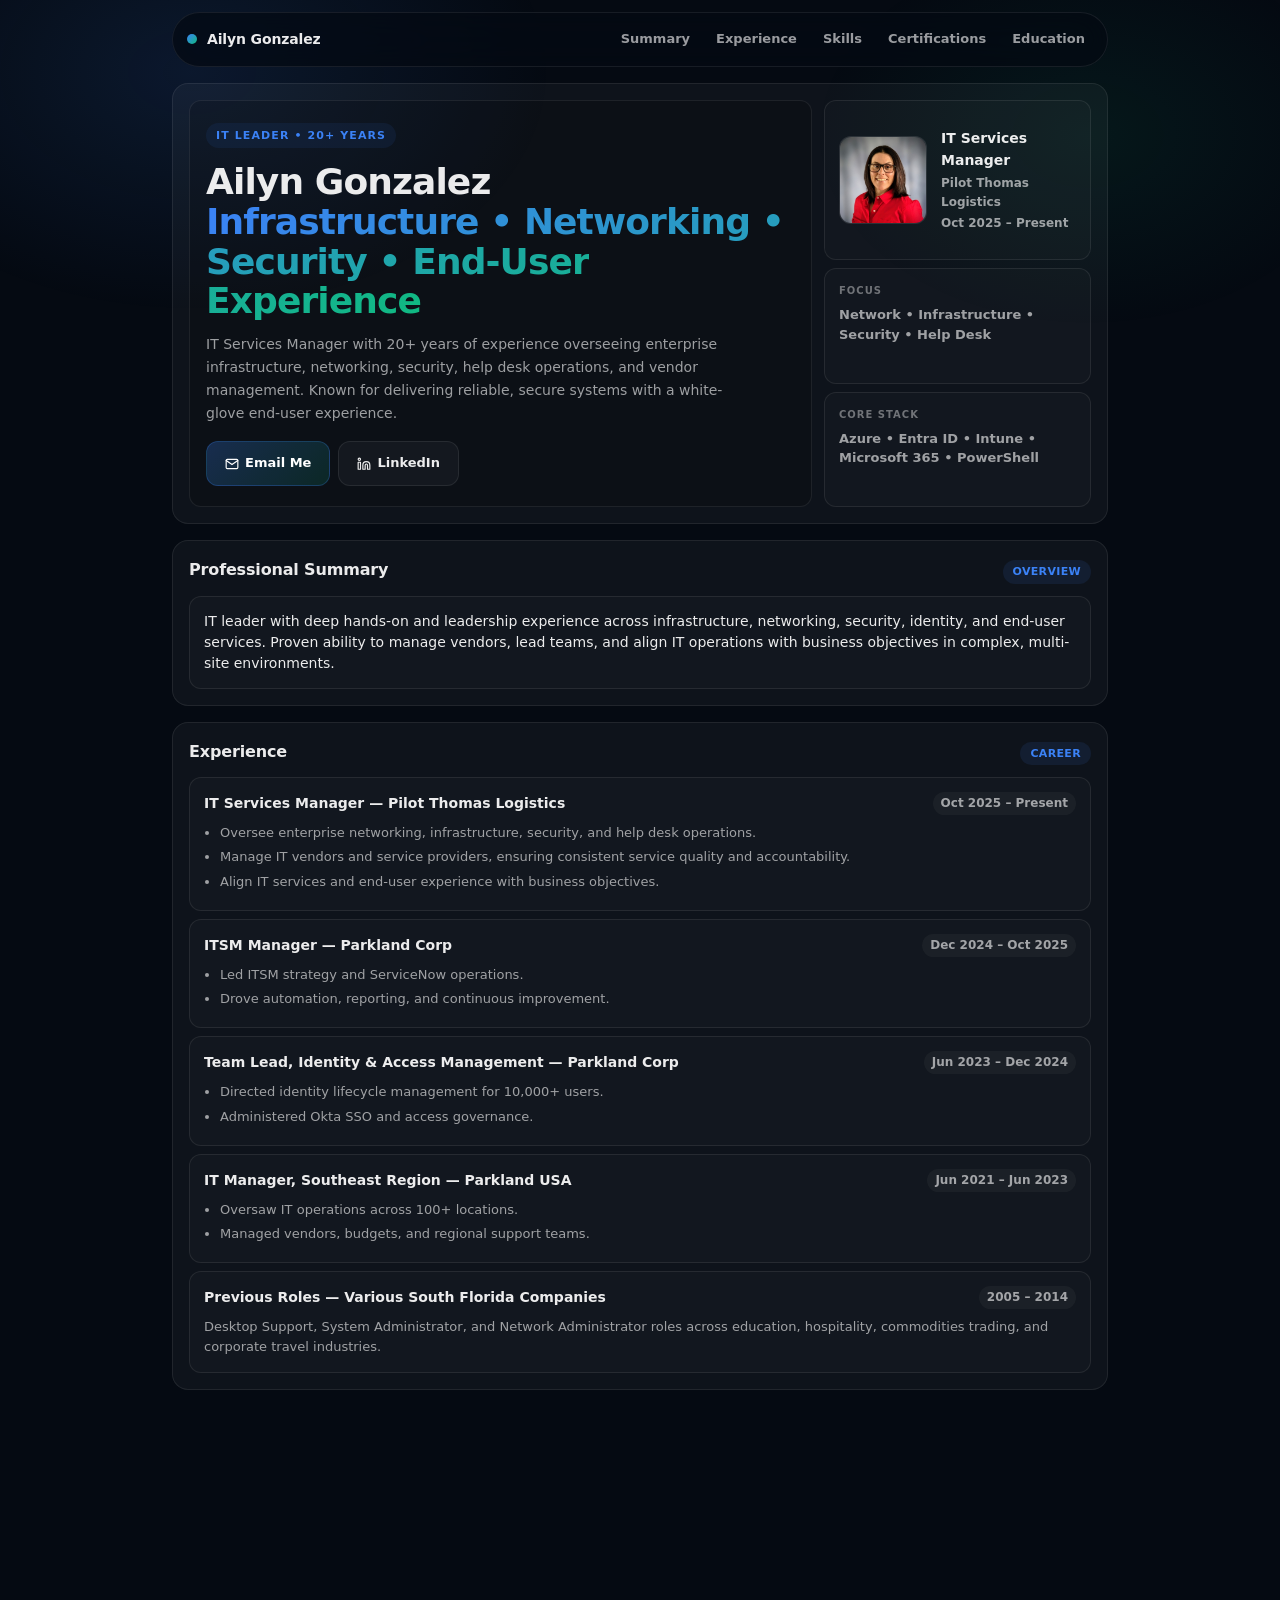
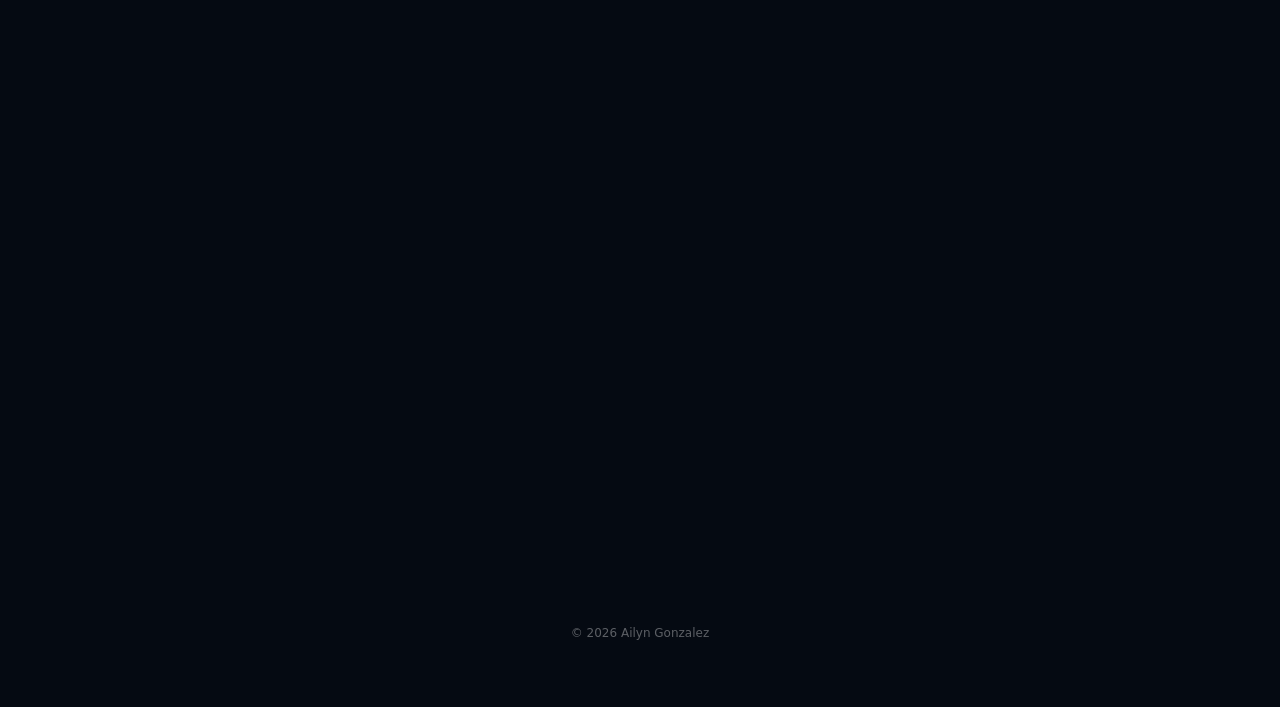
<file: index.html>
<!doctype html>
<html lang="en">
<head>
  <meta charset="utf-8" />
  <meta name="viewport" content="width=device-width,initial-scale=1,viewport-fit=cover" />
  <meta name="description" content="Ailyn Gonzalez — IT Services Manager specializing in infrastructure, networking, security, and end-user experience." />
  <title>Ailyn Gonzalez — IT Services Manager</title>

  <!-- Security headers via meta -->
  <meta http-equiv="X-Content-Type-Options" content="nosniff" />
  <meta http-equiv="X-Frame-Options" content="DENY" />
  <meta name="referrer" content="strict-origin-when-cross-origin" />
  <meta http-equiv="Content-Security-Policy"
        content="default-src 'self';
                 style-src 'self' https://fonts.googleapis.com;
                 font-src https://fonts.gstatic.com;
                 img-src 'self' data:;
                 script-src 'self';
                 connect-src 'self';
                 frame-ancestors 'none';
                 base-uri 'self';
                 form-action 'self' mailto:;" />

  <link rel="icon" href="favicon.ico" type="image/x-icon" />
  <link rel="preconnect" href="https://fonts.googleapis.com" />
  <link rel="preconnect" href="https://fonts.gstatic.com" crossorigin />
  <link href="https://fonts.googleapis.com/css2?family=Inter:wght@400;500;600;700;800;900&display=swap" rel="stylesheet" />
  <link rel="stylesheet" href="styles.css" />
</head>

<body>
<div class="wrap">

  <!-- NAV -->
  <div class="topbar">
    <nav class="nav" id="nav" aria-label="Primary navigation">
      <div class="brand">
        <div class="mark" aria-hidden="true"></div>
        <span class="brand-name">Ailyn Gonzalez</span>
      </div>

      <div class="nav-links">
        <a class="nav-link" href="#summary">Summary</a>
        <a class="nav-link" href="#experience">Experience</a>
        <a class="nav-link" href="#skills">Skills</a>
        <a class="nav-link" href="#certs">Certifications</a>
        <a class="nav-link" href="#education">Education</a>
      </div>

      <button class="menu-btn" id="menuBtn" aria-label="Toggle menu" aria-expanded="false" aria-controls="mobileMenu">
        <div class="menu-icon" aria-hidden="true">
          <span></span><span></span><span></span>
        </div>
      </button>
    </nav>

    <div class="mobile-menu" id="mobileMenu" role="navigation" aria-label="Mobile navigation">
      <div class="mobile-menu-inner">
        <a href="#summary">Summary</a>
        <a href="#experience">Experience</a>
        <a href="#skills">Skills</a>
        <a href="#certs">Certifications</a>
        <a href="#education">Education</a>
      </div>
    </div>
  </div>

  <!-- HERO -->
  <main class="card hero fade-in">
    <div class="hero-grid">
      <div class="hero-main">
        <div class="kicker">IT Leader &bull; 20+ Years</div>
        <h1>
          Ailyn Gonzalez<br>
          <span class="grad">Infrastructure &bull; Networking &bull; Security &bull; End-User Experience</span>
        </h1>
        <p class="lead">
          IT Services Manager with 20+ years of experience overseeing enterprise infrastructure,
          networking, security, help desk operations, and vendor management. Known for delivering
          reliable, secure systems with a white-glove end-user experience.
        </p>
        <div class="actions">
          <a class="btn primary" href="mailto:ailyn@eleventen.net" rel="noopener noreferrer">
            <svg viewBox="0 0 24 24"><path d="M4 4h16c1.1 0 2 .9 2 2v12c0 1.1-.9 2-2 2H4c-1.1 0-2-.9-2-2V6c0-1.1.9-2 2-2z"/><polyline points="22,6 12,13 2,6"/></svg>
            Email Me
          </a>
          <a class="btn" href="https://linkedin.com/in/ailyng" target="_blank" rel="noopener noreferrer">
            <svg viewBox="0 0 24 24"><path d="M16 8a6 6 0 0 1 6 6v7h-4v-7a2 2 0 0 0-2-2 2 2 0 0 0-2 2v7h-4v-7a6 6 0 0 1 6-6z"/><rect x="2" y="9" width="4" height="12"/><circle cx="4" cy="4" r="2"/></svg>
            LinkedIn
          </a>
        </div>
      </div>

      <aside class="hero-side">
        <div class="mini-card headshot-row">
          <div class="headshot" aria-label="Headshot of Ailyn Gonzalez">
            <img id="headshotImg" src="headshot.jpg" alt="Ailyn Gonzalez" loading="eager" />
            <div class="headshot-fallback" id="headshotFallback" hidden>AG</div>
          </div>
          <div class="role-info">
            <strong>IT Services Manager</strong>
            <span>Pilot Thomas Logistics</span>
            <span>Oct 2025 &ndash; Present</span>
          </div>
        </div>

        <div class="mini-card">
          <h3>Focus</h3>
          <p>Network &bull; Infrastructure &bull; Security &bull; Help Desk</p>
        </div>

        <div class="mini-card">
          <h3>Core Stack</h3>
          <p>Azure &bull; Entra ID &bull; Intune &bull; Microsoft 365 &bull; PowerShell</p>
        </div>
      </aside>
    </div>
  </main>

  <!-- SUMMARY -->
  <section id="summary" class="card section-inner fade-in">
    <div class="section-header">
      <h2>Professional Summary</h2>
      <span class="section-badge">Overview</span>
    </div>
    <div class="info-tile">
      IT leader with deep hands-on and leadership experience across infrastructure, networking,
      security, identity, and end-user services. Proven ability to manage vendors, lead teams,
      and align IT operations with business objectives in complex, multi-site environments.
    </div>
  </section>

  <!-- EXPERIENCE -->
  <section id="experience" class="card section-inner fade-in">
    <div class="section-header">
      <h2>Experience</h2>
      <span class="section-badge">Career</span>
    </div>

    <div class="timeline">
      <div class="role">
        <div class="role-top">
          <strong class="role-title">IT Services Manager &mdash; Pilot Thomas Logistics</strong>
          <span class="role-date">Oct 2025 &ndash; Present</span>
        </div>
        <ul>
          <li>Oversee enterprise networking, infrastructure, security, and help desk operations.</li>
          <li>Manage IT vendors and service providers, ensuring consistent service quality and accountability.</li>
          <li>Align IT services and end-user experience with business objectives.</li>
        </ul>
      </div>

      <div class="role">
        <div class="role-top">
          <strong class="role-title">ITSM Manager &mdash; Parkland Corp</strong>
          <span class="role-date">Dec 2024 &ndash; Oct 2025</span>
        </div>
        <ul>
          <li>Led ITSM strategy and ServiceNow operations.</li>
          <li>Drove automation, reporting, and continuous improvement.</li>
        </ul>
      </div>

      <div class="role">
        <div class="role-top">
          <strong class="role-title">Team Lead, Identity &amp; Access Management &mdash; Parkland Corp</strong>
          <span class="role-date">Jun 2023 &ndash; Dec 2024</span>
        </div>
        <ul>
          <li>Directed identity lifecycle management for 10,000+ users.</li>
          <li>Administered Okta SSO and access governance.</li>
        </ul>
      </div>

      <div class="role">
        <div class="role-top">
          <strong class="role-title">IT Manager, Southeast Region &mdash; Parkland USA</strong>
          <span class="role-date">Jun 2021 &ndash; Jun 2023</span>
        </div>
        <ul>
          <li>Oversaw IT operations across 100+ locations.</li>
          <li>Managed vendors, budgets, and regional support teams.</li>
        </ul>
      </div>

      <div class="role">
        <div class="role-top">
          <strong class="role-title">Previous Roles &mdash; Various South Florida Companies</strong>
          <span class="role-date">2005 &ndash; 2014</span>
        </div>
        <p class="muted-text">
          Desktop Support, System Administrator, and Network Administrator roles across education,
          hospitality, commodities trading, and corporate travel industries.
        </p>
      </div>
    </div>
  </section>

  <!-- SKILLS -->
  <section id="skills" class="card section-inner fade-in">
    <div class="section-header">
      <h2>Technical Skills</h2>
      <span class="section-badge">Expertise</span>
    </div>

    <div class="skills-grid">
      <div class="skill-tile">
        <strong>Cloud &amp; Identity</strong>
        <p>Azure, Entra ID, Okta, SSO, MFA, Conditional Access, Zero Trust, PIM</p>
      </div>
      <div class="skill-tile">
        <strong>Endpoint Management</strong>
        <p>Intune, Apple DEP, Samsung Knox, MaaS360, BitLocker, compliance &amp; patching</p>
      </div>
      <div class="skill-tile">
        <strong>Infrastructure</strong>
        <p>Windows Server, Active Directory, Hyper-V, VMware ESXi, AWS</p>
      </div>
      <div class="skill-tile">
        <strong>Networking</strong>
        <p>Meraki, Fortinet, Ubiquiti, Aruba, SD-WAN, VPN, DHCP/DNS, HA/failover</p>
      </div>
      <div class="skill-tile">
        <strong>Security &amp; Governance</strong>
        <p>Email security, DLP, access reviews, audit support, vendor risk management</p>
      </div>
      <div class="skill-tile">
        <strong>Microsoft 365</strong>
        <p>Exchange Online, Teams, SharePoint, OneDrive, retention &amp; compliance</p>
      </div>
      <div class="skill-tile">
        <strong>Automation</strong>
        <p>PowerShell scripting for user lifecycle, reporting, and administration</p>
      </div>
      <div class="skill-tile">
        <strong>ITSM &amp; Monitoring</strong>
        <p>ServiceNow, Jira, ConnectWise, monitoring &amp; alerting</p>
      </div>
      <div class="skill-tile">
        <strong>M&amp;A &amp; Integrations</strong>
        <p>Tenant consolidations, identity &amp; email migrations, infrastructure transitions</p>
      </div>
      <div class="skill-tile">
        <strong>End-User Operations</strong>
        <p>Help desk leadership, white-glove support, outsourced IT oversight</p>
      </div>
    </div>
  </section>

  <!-- CERTS -->
  <section id="certs" class="card section-inner fade-in">
    <div class="section-header">
      <h2>Certifications</h2>
      <span class="section-badge">Verified</span>
    </div>
    <div class="info-tile">
      <strong>CompTIA Network+</strong> (2025) &mdash;
      <a href="https://www.credly.com/badges/32f9db9d-5304-4ea8-86d8-ffa71082f618/public_url"
         target="_blank" rel="noopener noreferrer">
        View Digital Badge
      </a>
    </div>
  </section>

  <!-- EDUCATION -->
  <section id="education" class="card section-inner fade-in">
    <div class="section-header">
      <h2>Education</h2>
      <span class="section-badge">Academic</span>
    </div>
    <div class="info-tile">
      <strong>Bachelor of Science</strong> &mdash; Information Technology, Miami, FL
    </div>
  </section>

  <footer>
    &copy; <span id="year"></span> Ailyn Gonzalez
  </footer>

</div>

<script src="main.js"></script>
</body>
</html>
</file>
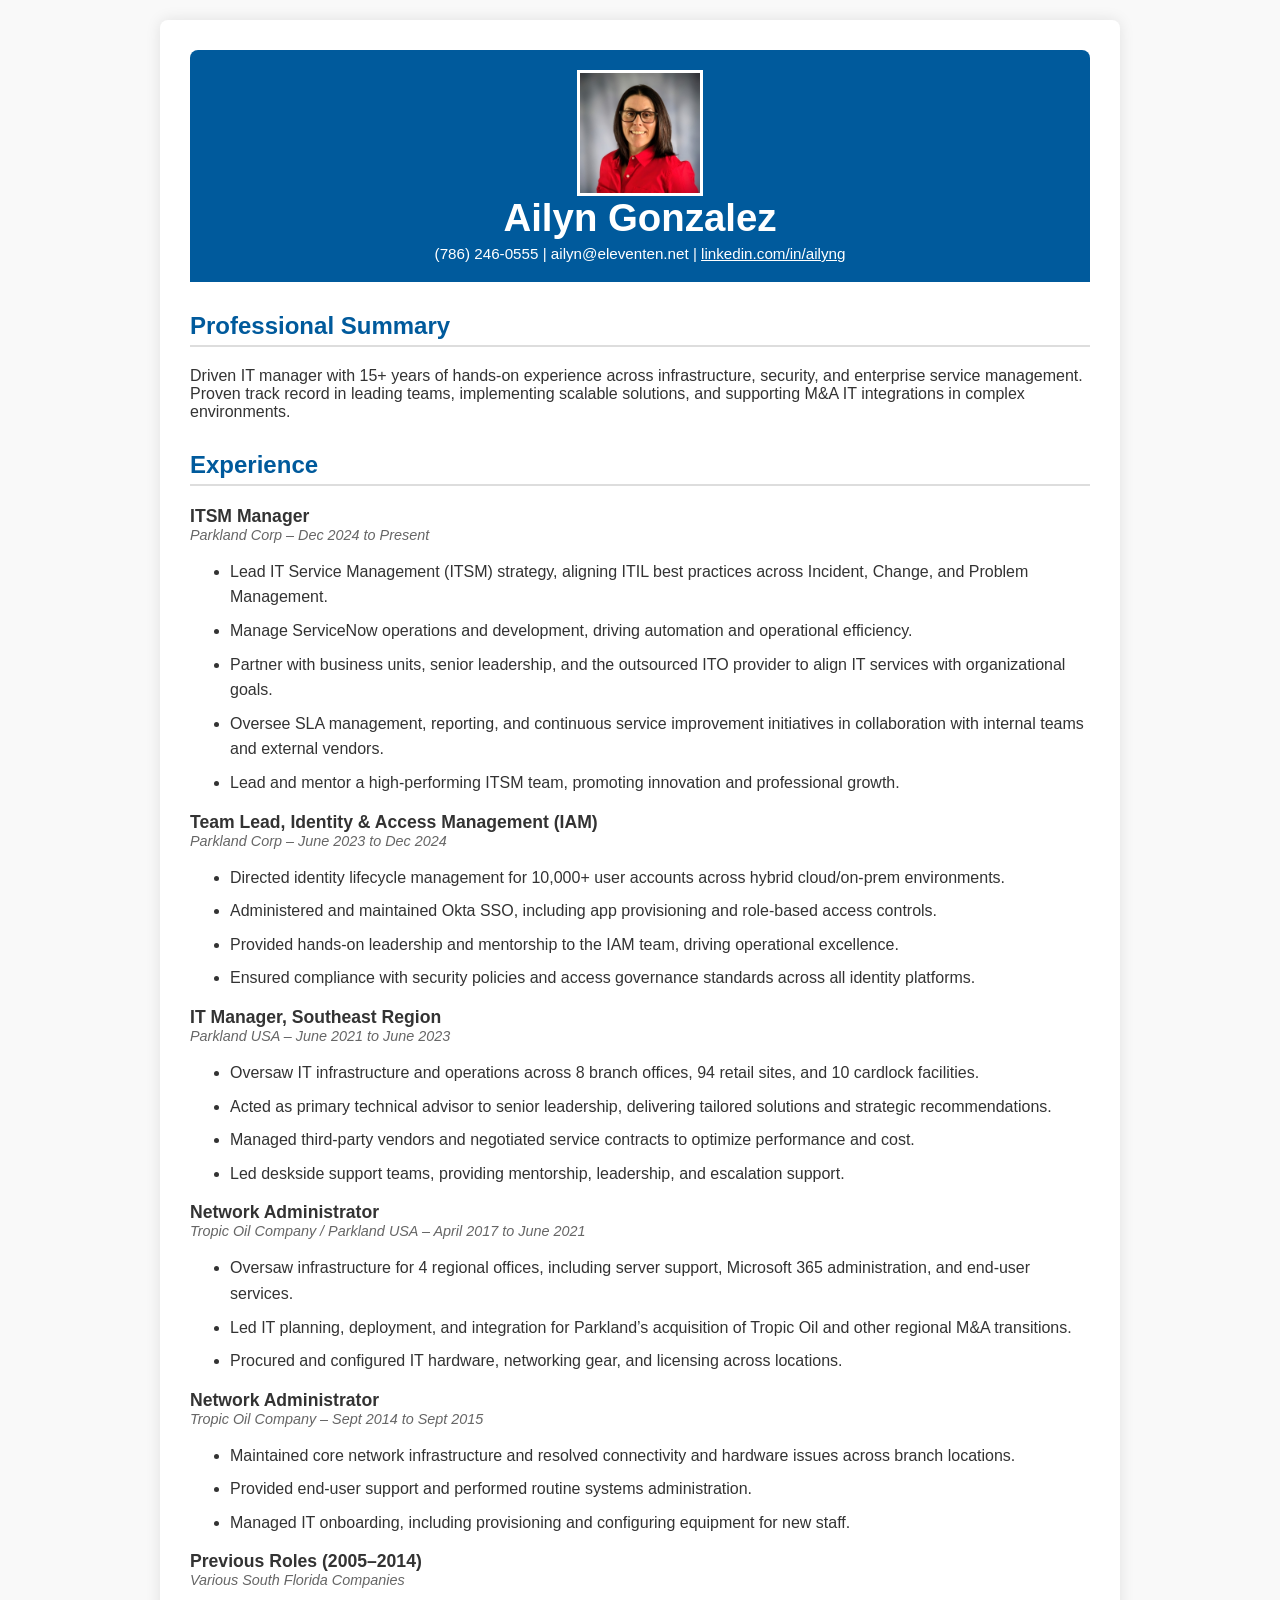
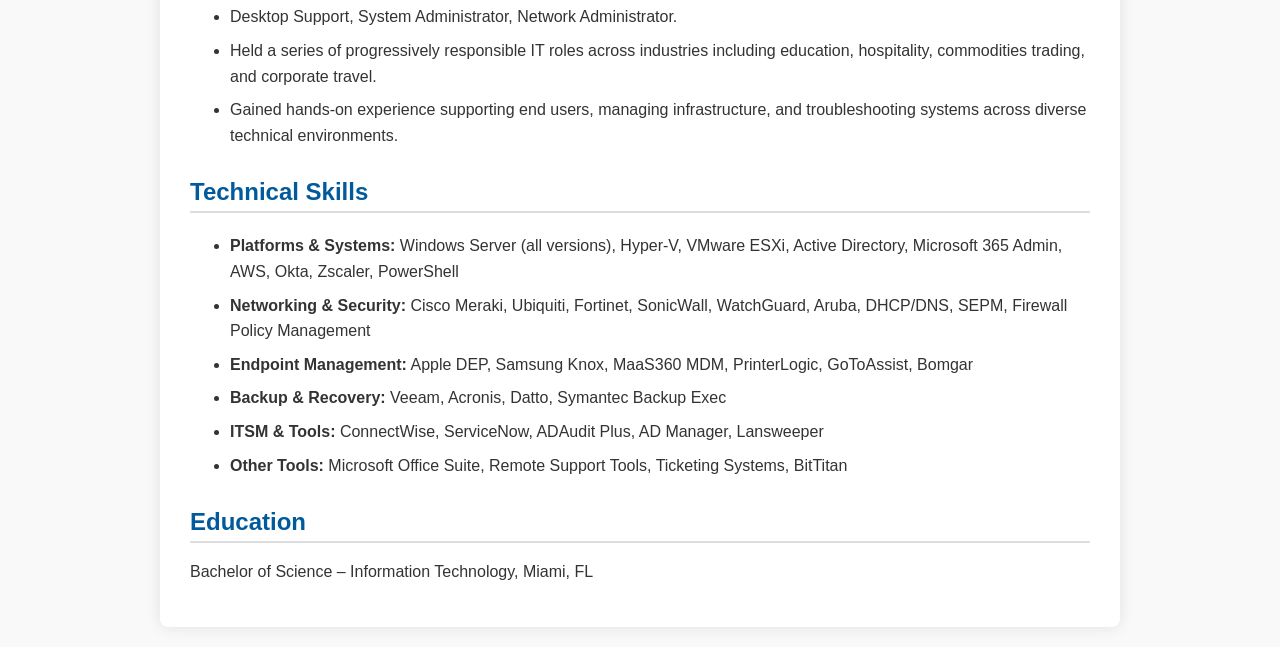
<file: resume.html>
<!DOCTYPE html>
<html lang="en">
<head>
<meta charset="UTF-8">
<meta name="viewport" content="width=device-width, initial-scale=1.0">
<title>Ailyn Gonzalez - Resume</title>
<style>
  body { font-family: Arial, sans-serif; margin: 0; padding: 0; background: #f9f9f9; color: #333; }
  .container { max-width: 900px; margin: 20px auto; background: #fff; padding: 30px; box-shadow: 0 0 15px rgba(0,0,0,0.1); border-radius: 8px; }
  header { text-align: center; margin-bottom: 20px; padding: 20px; background: #005a9c; color: #fff; border-radius: 8px 8px 0 0; display: flex; flex-direction: column; align-items: center; }
  header h1 { font-size: 2.4em; margin: 0; }
  header .contact { font-size: 0.95em; margin-top: 5px; word-wrap: break-word; }
  .headshot { width: 120px; height: 120px; object-fit: cover; border: 3px solid #fff; background: #fff; }
  h2 { color: #005a9c; margin-top: 30px; border-bottom: 2px solid #ddd; padding-bottom: 5px; }
  ul { list-style-position: outside; padding-left: 40px; }
  li { margin-bottom: 8px; line-height: 1.6; }
  .job-title { font-weight: bold; font-size: 1.1em; margin-top: 15px; }
  .job-details { font-style: italic; font-size: 0.9em; color: #666; margin-bottom: 10px; }

  @media (max-width: 768px) {
    .container { padding: 20px; margin: 10px; }
    header h1 { font-size: 2em; }
    .headshot { width: 100px; height: 100px; }
    ul { padding-left: 20px; }
  }

  @media (max-width: 480px) {
    .container { padding: 15px; margin: 5px; }
    header h1 { font-size: 1.6em; }
    .headshot { width: 80px; height: 80px; }
    .contact { font-size: 0.85em; }
  }
</style>
</head>
<body>
<div class="container">
  <header>
    <img src="headshot.jpg" alt="Ailyn Gonzalez Headshot" class="headshot">
    <h1>Ailyn Gonzalez</h1>
    <div class="contact">
      (786) 246-0555 | ailyn@eleventen.net | <a href="https://linkedin.com/in/ailyng" style="color:#fff; text-decoration:underline;">linkedin.com/in/ailyng</a>
    </div>
  </header>

  <div>
    <h2>Professional Summary</h2>
    <p>Driven IT manager with 15+ years of hands-on experience across infrastructure, security, and enterprise service management. Proven track record in leading teams, implementing scalable solutions, and supporting M&A IT integrations in complex environments.</p>
  </div>

  <div>
    <h2>Experience</h2>

    <div class="job-title">ITSM Manager</div>
    <div class="job-details">Parkland Corp – Dec 2024 to Present</div>
    <ul>
      <li>Lead IT Service Management (ITSM) strategy, aligning ITIL best practices across Incident, Change, and Problem Management.</li>
      <li>Manage ServiceNow operations and development, driving automation and operational efficiency.</li>
      <li>Partner with business units, senior leadership, and the outsourced ITO provider to align IT services with organizational goals.</li>
      <li>Oversee SLA management, reporting, and continuous service improvement initiatives in collaboration with internal teams and external vendors.</li>
      <li>Lead and mentor a high-performing ITSM team, promoting innovation and professional growth.</li>
    </ul>

    <div class="job-title">Team Lead, Identity & Access Management (IAM)</div>
    <div class="job-details">Parkland Corp – June 2023 to Dec 2024</div>
    <ul>
      <li>Directed identity lifecycle management for 10,000+ user accounts across hybrid cloud/on-prem environments.</li>
      <li>Administered and maintained Okta SSO, including app provisioning and role-based access controls.</li>
      <li>Provided hands-on leadership and mentorship to the IAM team, driving operational excellence.</li>
      <li>Ensured compliance with security policies and access governance standards across all identity platforms.</li>
    </ul>

    <div class="job-title">IT Manager, Southeast Region</div>
    <div class="job-details">Parkland USA – June 2021 to June 2023</div>
    <ul>
      <li>Oversaw IT infrastructure and operations across 8 branch offices, 94 retail sites, and 10 cardlock facilities.</li>
      <li>Acted as primary technical advisor to senior leadership, delivering tailored solutions and strategic recommendations.</li>
      <li>Managed third-party vendors and negotiated service contracts to optimize performance and cost.</li>
      <li>Led deskside support teams, providing mentorship, leadership, and escalation support.</li>
    </ul>

    <div class="job-title">Network Administrator</div>
    <div class="job-details">Tropic Oil Company / Parkland USA – April 2017 to June 2021</div>
    <ul>
      <li>Oversaw infrastructure for 4 regional offices, including server support, Microsoft 365 administration, and end-user services.</li>
      <li>Led IT planning, deployment, and integration for Parkland’s acquisition of Tropic Oil and other regional M&A transitions.</li>
      <li>Procured and configured IT hardware, networking gear, and licensing across locations.</li>
    </ul>

    <div class="job-title">Network Administrator</div>
    <div class="job-details">Tropic Oil Company – Sept 2014 to Sept 2015</div>
    <ul>
      <li>Maintained core network infrastructure and resolved connectivity and hardware issues across branch locations.</li>
      <li>Provided end-user support and performed routine systems administration.</li>
      <li>Managed IT onboarding, including provisioning and configuring equipment for new staff.</li>
    </ul>

    <div class="job-title">Previous Roles (2005–2014)</div>
    <div class="job-details">Various South Florida Companies</div>
    <ul>
      <li>Desktop Support, System Administrator, Network Administrator.</li>
      <li>Held a series of progressively responsible IT roles across industries including education, hospitality, commodities trading, and corporate travel.</li>
      <li>Gained hands-on experience supporting end users, managing infrastructure, and troubleshooting systems across diverse technical environments.</li>
    </ul>
  </div>

  <div>
    <h2>Technical Skills</h2>
    <ul>
      <li><strong>Platforms & Systems:</strong> Windows Server (all versions), Hyper-V, VMware ESXi, Active Directory, Microsoft 365 Admin, AWS, Okta, Zscaler, PowerShell</li>
      <li><strong>Networking & Security:</strong> Cisco Meraki, Ubiquiti, Fortinet, SonicWall, WatchGuard, Aruba, DHCP/DNS, SEPM, Firewall Policy Management</li>
      <li><strong>Endpoint Management:</strong> Apple DEP, Samsung Knox, MaaS360 MDM, PrinterLogic, GoToAssist, Bomgar</li>
      <li><strong>Backup & Recovery:</strong> Veeam, Acronis, Datto, Symantec Backup Exec</li>
      <li><strong>ITSM & Tools:</strong> ConnectWise, ServiceNow, ADAudit Plus, AD Manager, Lansweeper</li>
      <li><strong>Other Tools:</strong> Microsoft Office Suite, Remote Support Tools, Ticketing Systems, BitTitan</li>
    </ul>
  </div>

  <div>
    <h2>Education</h2>
    <p>Bachelor of Science – Information Technology, Miami, FL</p>
  </div>
</div>
</body>
</html>
</file>
<file: styles.css>
/* ========== RESET & VARIABLES ========== */
:root {
  --bg: #050a12;
  --surface: rgba(255,255,255,.04);
  --surface-hover: rgba(255,255,255,.07);
  --border: rgba(255,255,255,.08);
  --border-hover: rgba(255,255,255,.16);
  --text: rgba(255,255,255,.92);
  --muted: rgba(255,255,255,.60);
  --accent: #3b82f6;
  --accent2: #10b981;
  --radius: 16px;
  --radius-sm: 12px;
  --max: 960px;
  --gap: 12px;
  --section-gap: 16px;
  --pad: 16px;
}

*, *::before, *::after { box-sizing: border-box; margin: 0; padding: 0; }
html { scroll-behavior: smooth; -webkit-text-size-adjust: 100%; }

body {
  font-family: Inter, system-ui, -apple-system, sans-serif;
  color: var(--text);
  background: var(--bg);
  line-height: 1.6;
  -webkit-font-smoothing: antialiased;
  text-rendering: optimizeLegibility;
  overflow-x: hidden;
  min-height: 100dvh;
}

/* Subtle ambient glow */
body::before {
  content: '';
  position: fixed;
  inset: 0;
  background:
    radial-gradient(ellipse 600px 400px at 15% 8%, rgba(59,130,246,.12), transparent 60%),
    radial-gradient(ellipse 500px 350px at 85% 15%, rgba(16,185,129,.08), transparent 55%);
  pointer-events: none;
  z-index: 0;
}

::selection { background: rgba(59,130,246,.30); }
a { color: inherit; text-decoration: none; }
img { display: block; max-width: 100%; }
ul { list-style: none; }
button { font: inherit; color: inherit; border: none; background: none; cursor: pointer; }

/* ========== LAYOUT ========== */
.wrap {
  position: relative;
  z-index: 1;
  max-width: var(--max);
  margin: 0 auto;
  padding: 12px 12px 48px;
}

/* ========== NAV ========== */
.topbar {
  position: sticky;
  top: 8px;
  z-index: 100;
  margin-bottom: var(--section-gap);
}

.nav {
  display: flex;
  align-items: center;
  justify-content: space-between;
  padding: 8px 10px 8px 14px;
  border-radius: 999px;
  background: rgba(5,10,18,.75);
  backdrop-filter: blur(20px) saturate(1.4);
  -webkit-backdrop-filter: blur(20px) saturate(1.4);
  border: 1px solid var(--border);
}

.brand {
  display: flex;
  align-items: center;
  gap: 10px;
  min-width: 0;
}

.mark {
  width: 10px; height: 10px;
  border-radius: 50%;
  background: linear-gradient(135deg, var(--accent), var(--accent2));
  flex-shrink: 0;
}

.brand-name {
  font-weight: 800;
  font-size: 14px;
  letter-spacing: -.01em;
  white-space: nowrap;
  overflow: hidden;
  text-overflow: ellipsis;
}

.nav-links {
  display: none;
  gap: 2px;
  align-items: center;
}

.nav-link {
  padding: 8px 12px;
  border-radius: 999px;
  color: var(--muted);
  font-weight: 600;
  font-size: 13px;
  transition: color .15s, background .15s;
}
.nav-link:hover, .nav-link:focus-visible {
  color: #fff;
  background: rgba(255,255,255,.06);
}

/* Hamburger */
.menu-btn {
  display: flex;
  align-items: center;
  justify-content: center;
  width: 40px; height: 40px;
  border-radius: 50%;
  border: 1px solid var(--border);
  background: var(--surface);
  -webkit-tap-highlight-color: transparent;
  touch-action: manipulation;
  transition: background .15s;
}
.menu-btn:hover { background: var(--surface-hover); }

.menu-icon {
  width: 16px; height: 14px;
  position: relative;
}
.menu-icon span {
  position: absolute;
  left: 0; right: 0;
  height: 2px;
  border-radius: 2px;
  background: rgba(255,255,255,.8);
  transition: transform .2s ease, top .2s ease, opacity .15s ease;
}
.menu-icon span:nth-child(1) { top: 0; }
.menu-icon span:nth-child(2) { top: 6px; }
.menu-icon span:nth-child(3) { top: 12px; }

/* Mobile dropdown */
.mobile-menu {
  display: grid;
  grid-template-rows: 0fr;
  transition: grid-template-rows .25s ease;
  margin-top: 8px;
  border-radius: var(--radius);
  border: 1px solid var(--border);
  background: rgba(5,10,18,.85);
  backdrop-filter: blur(20px);
  -webkit-backdrop-filter: blur(20px);
  overflow: hidden;
}
.mobile-menu-inner {
  overflow: hidden;
}
.mobile-menu a {
  display: block;
  padding: 14px 16px;
  color: var(--muted);
  font-weight: 600;
  font-size: 14px;
  border-top: 1px solid rgba(255,255,255,.06);
  transition: color .15s, background .15s;
}
.mobile-menu a:first-child { border-top: none; }
.mobile-menu a:hover, .mobile-menu a:focus-visible {
  color: #fff;
  background: rgba(255,255,255,.04);
}

/* Menu open state */
.menu-open .mobile-menu { grid-template-rows: 1fr; }
.menu-open .menu-icon span:nth-child(1) { top: 6px; transform: rotate(45deg); }
.menu-open .menu-icon span:nth-child(2) { opacity: 0; }
.menu-open .menu-icon span:nth-child(3) { top: 6px; transform: rotate(-45deg); }

@media (min-width: 768px) {
  .menu-btn { display: none; }
  .mobile-menu { display: none; }
  .nav-links { display: flex; }
}

/* ========== SECTION SHARED ========== */
.card {
  border: 1px solid var(--border);
  background: var(--surface);
  border-radius: var(--radius);
}

section {
  margin-top: var(--section-gap);
}

.section-inner {
  padding: var(--pad);
}

.section-header {
  display: flex;
  justify-content: space-between;
  align-items: baseline;
  gap: 8px;
  margin-bottom: var(--gap);
}

.section-header h2 {
  font-size: 16px;
  font-weight: 800;
  letter-spacing: -.01em;
}

.section-badge {
  font-size: 11px;
  font-weight: 700;
  color: var(--accent);
  background: rgba(59,130,246,.1);
  padding: 3px 10px;
  border-radius: 999px;
  white-space: nowrap;
  letter-spacing: .03em;
  text-transform: uppercase;
}

/* ========== HERO ========== */
.hero {
  padding: var(--pad);
}

.hero-grid {
  display: grid;
  gap: var(--gap);
}

.hero-main {
  padding: 20px 16px;
  border-radius: var(--radius-sm);
  border: 1px solid var(--border);
  background: rgba(0,0,0,.15);
}

.kicker {
  display: inline-block;
  font-size: 11px;
  font-weight: 800;
  letter-spacing: .1em;
  text-transform: uppercase;
  color: var(--accent);
  background: rgba(59,130,246,.08);
  padding: 4px 10px;
  border-radius: 999px;
  margin-bottom: 14px;
}

h1 {
  font-size: clamp(24px, 6vw, 36px);
  font-weight: 900;
  line-height: 1.1;
  letter-spacing: -.025em;
  margin-bottom: 12px;
}

.grad {
  background: linear-gradient(135deg, var(--accent) 0%, var(--accent2) 100%);
  -webkit-background-clip: text;
  background-clip: text;
  color: transparent;
}

.lead {
  color: var(--muted);
  font-size: 14px;
  line-height: 1.65;
  max-width: 60ch;
}

.actions {
  display: flex;
  flex-wrap: wrap;
  gap: 8px;
  margin-top: 16px;
}

.btn {
  display: inline-flex;
  align-items: center;
  justify-content: center;
  gap: 6px;
  padding: 11px 18px;
  border-radius: var(--radius-sm);
  border: 1px solid var(--border);
  background: var(--surface);
  font-weight: 700;
  font-size: 13px;
  transition: background .15s, border-color .15s, transform .08s;
  -webkit-tap-highlight-color: transparent;
  touch-action: manipulation;
  width: 100%;
}
.btn:hover { background: var(--surface-hover); border-color: var(--border-hover); }
.btn:active { transform: scale(.98); }
.btn.primary {
  background: linear-gradient(135deg, rgba(59,130,246,.25), rgba(16,185,129,.15));
  border-color: rgba(59,130,246,.25);
  color: #fff;
}
.btn.primary:hover {
  background: linear-gradient(135deg, rgba(59,130,246,.35), rgba(16,185,129,.22));
}

/* Inline SVG icons for buttons */
.btn svg {
  width: 14px; height: 14px;
  fill: none;
  stroke: currentColor;
  stroke-width: 2;
  stroke-linecap: round;
  stroke-linejoin: round;
}

@media (min-width: 480px) {
  .btn { width: auto; }
}

/* Hero sidebar */
.hero-side {
  display: grid;
  gap: 8px;
}

.mini-card {
  padding: 14px;
  border-radius: var(--radius-sm);
  border: 1px solid var(--border);
  background: rgba(255,255,255,.02);
}

.mini-card h3 {
  font-size: 10px;
  font-weight: 800;
  text-transform: uppercase;
  letter-spacing: .1em;
  color: rgba(255,255,255,.40);
  margin-bottom: 6px;
}

.mini-card p {
  color: var(--muted);
  font-weight: 600;
  font-size: 13px;
  line-height: 1.5;
}

/* Headshot */
.headshot-row {
  display: flex;
  align-items: center;
  gap: 14px;
  padding: 14px;
}

.headshot {
  width: 72px; height: 72px;
  border-radius: var(--radius-sm);
  border: 1px solid var(--border);
  overflow: hidden;
  background: var(--surface);
  flex-shrink: 0;
}
.headshot img {
  width: 100%; height: 100%;
  object-fit: cover;
}
.headshot-fallback:not([hidden]) {
  width: 100%; height: 100%;
  display: flex;
  align-items: center;
  justify-content: center;
  font-weight: 900;
  font-size: 18px;
  color: #fff;
  background: linear-gradient(135deg, rgba(59,130,246,.3), rgba(16,185,129,.25));
}

.role-info {
  display: flex;
  flex-direction: column;
  gap: 2px;
  min-width: 0;
}
.role-info strong {
  font-size: 14px;
  font-weight: 800;
}
.role-info span {
  color: var(--muted);
  font-size: 12px;
  font-weight: 600;
}

@media (min-width: 768px) {
  .hero-grid {
    grid-template-columns: 1.4fr .6fr;
    align-items: stretch;
  }
  .headshot { width: 88px; height: 88px; }
}

/* ========== EXPERIENCE ========== */
.timeline {
  display: flex;
  flex-direction: column;
  gap: 8px;
}

.role {
  padding: 14px;
  border-radius: var(--radius-sm);
  border: 1px solid var(--border);
  background: rgba(255,255,255,.02);
  transition: border-color .2s;
}
.role:hover { border-color: var(--border-hover); }

.role-top {
  display: flex;
  justify-content: space-between;
  gap: 8px;
  flex-wrap: wrap;
  align-items: flex-start;
}

.role-title {
  font-size: 14px;
  font-weight: 700;
}

.role-date {
  font-size: 12px;
  font-weight: 700;
  color: var(--muted);
  white-space: nowrap;
  background: rgba(255,255,255,.04);
  padding: 2px 8px;
  border-radius: 999px;
}

.role ul {
  margin-top: 8px;
  padding-left: 16px;
  list-style: disc;
}

.role li {
  color: var(--muted);
  font-size: 13px;
  line-height: 1.55;
  margin: 4px 0;
}

.role .muted-text {
  color: var(--muted);
  margin-top: 8px;
  font-size: 13px;
  line-height: 1.55;
}

/* ========== SKILLS ========== */
.skills-grid {
  display: grid;
  grid-template-columns: 1fr;
  gap: 8px;
}

.skill-tile {
  padding: 14px;
  border-radius: var(--radius-sm);
  border: 1px solid var(--border);
  background: rgba(255,255,255,.02);
  transition: border-color .2s, background .2s;
}
.skill-tile:hover {
  border-color: var(--border-hover);
  background: rgba(255,255,255,.04);
}

.skill-tile strong {
  display: block;
  font-size: 13px;
  font-weight: 800;
  margin-bottom: 4px;
}

.skill-tile p {
  color: var(--muted);
  font-size: 13px;
  line-height: 1.5;
}

@media (min-width: 480px) {
  .skills-grid { grid-template-columns: 1fr 1fr; }
}
@media (min-width: 768px) {
  .skills-grid { grid-template-columns: 1fr 1fr 1fr; }
}

/* ========== CERTS / EDUCATION ========== */
.info-tile {
  padding: 14px;
  border-radius: var(--radius-sm);
  border: 1px solid var(--border);
  background: rgba(255,255,255,.02);
  font-size: 14px;
  line-height: 1.5;
}

.info-tile a {
  color: var(--accent);
  text-decoration: underline;
  text-underline-offset: 3px;
  text-decoration-color: rgba(59,130,246,.4);
  transition: text-decoration-color .15s;
}
.info-tile a:hover {
  text-decoration-color: var(--accent);
}

/* ========== FOOTER ========== */
footer {
  margin-top: 32px;
  padding: 16px;
  text-align: center;
  color: rgba(255,255,255,.35);
  font-size: 12px;
  font-weight: 500;
}

/* ========== FADE-IN ANIMATION ========== */
.fade-in {
  opacity: 0;
  transform: translateY(12px);
  transition: opacity .4s ease, transform .4s ease;
}
.fade-in.visible {
  opacity: 1;
  transform: translateY(0);
}

/* ========== REDUCED MOTION ========== */
@media (prefers-reduced-motion: reduce) {
  *, *::before, *::after {
    animation-duration: 0.01ms !important;
    transition-duration: 0.01ms !important;
    scroll-behavior: auto !important;
  }
  .fade-in { opacity: 1; transform: none; }
}

/* ========== SAFE AREA (notch devices) ========== */
@supports (padding: env(safe-area-inset-bottom)) {
  .wrap {
    padding-left: max(12px, env(safe-area-inset-left));
    padding-right: max(12px, env(safe-area-inset-right));
    padding-bottom: max(48px, env(safe-area-inset-bottom));
  }
}
</file>
